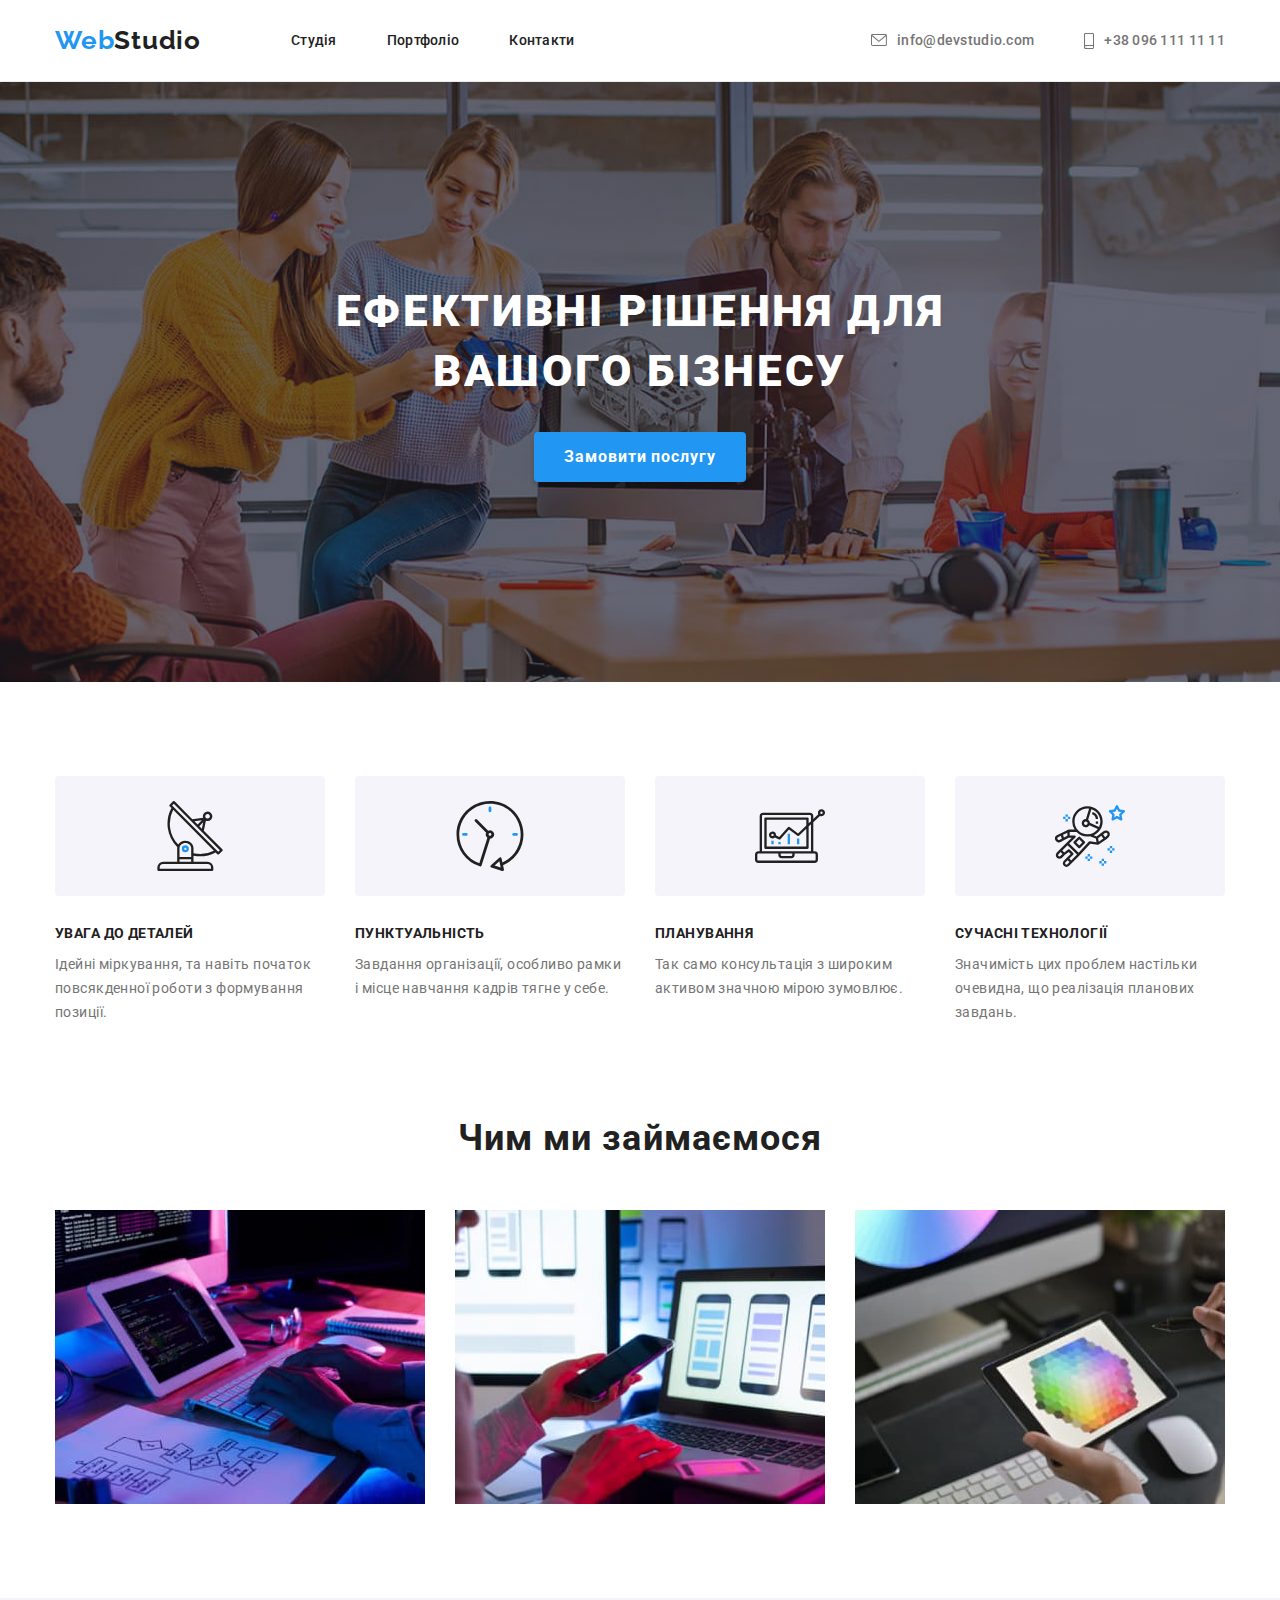
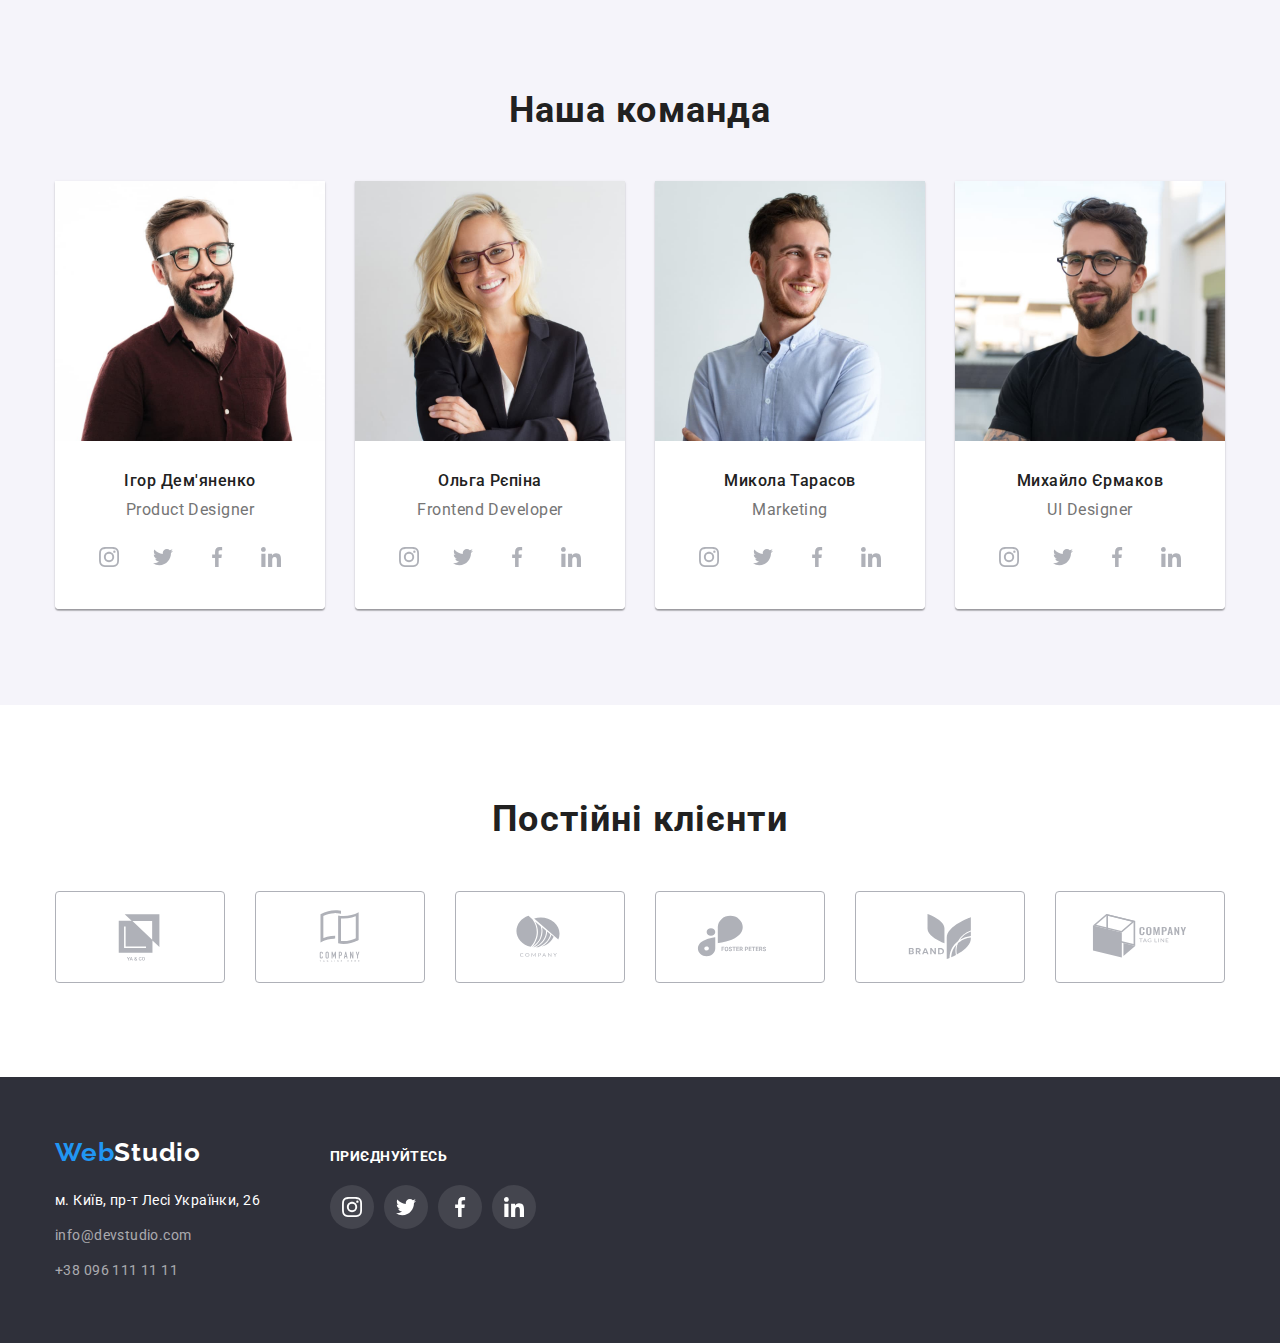
<file: index.html>
<!DOCTYPE html>
<html lang="uk">
  <head>
    <meta charset="UTF-8" />
    <meta http-equiv="X-UA-Compatible" content="IE=edge" />
    <meta name="viewport" content="width=device-width, initial-scale=1.0" />
    <!-- <link
      rel="stylesheet"
      href="node_modules/modern-normalize/modern-normalize.css"
    /> -->
    <link
      rel="stylesheet"
      href="https://cdnjs.cloudflare.com/ajax/libs/modern-normalize/1.1.0/modern-normalize.css"
    />
    <link
      rel="stylesheet"
      href="https://cdnjs.cloudflare.com/ajax/libs/modern-normalize/1.0.0/modern-normalize.min.css"
    />
    <link rel="stylesheet" href="./css/styles.css" />
    <!-- #### -->
    <link rel="preconnect" href="https://fonts.googleapis.com" />
    <link rel="preconnect" href="https://fonts.gstatic.com" crossorigin />
    <link rel="preconnect" href="https://fonts.googleapis.com" />
    <link rel="preconnect" href="https://fonts.gstatic.com" crossorigin />
    <link
      href="https://fonts.googleapis.com/css2?family=Raleway:wght@400;500;700&family=Roboto:wght@400;500;700;900&display=swap"
      rel="stylesheet"
    />
    <link
      rel="shortcut icon"
      href="./images/svg-labels/WebStudio.svg"
      type="image/x-icon"
    />
    <!-- #### -->
    <title>GitHub Tutorial</title>
  </head>
  <body>
    <!-- Шапка сайту -->
    <header class="header">
      <div class="container header-container">
        <nav class="navigation">
          <a href="index.html" lang="en" class="logo">
            Web<span class="header-logo">Studio</span></a
          >
          <ul class="list list-navigation">
            <li class="list-navigation-item">
              <a class="list-navigation-link" href="./index.html">Студія</a>
            </li>
            <li class="list-navigation-item">
              <a class="list-navigation-link" href="./portfolio.html"
                >Портфоліо</a
              >
            </li>
            <li class="list-navigation-item">
              <a class="list-navigation-link" href="#">Контакти</a>
            </li>
          </ul>
        </nav>
        <ul class="list list-contacts">
          <li class="list-contacts-item">
            <a class="list-contacts-link" href="mailto:info@devstudio.com">
              <svg class="link-ico" width="16px" height="12px">
                <use href="./images/svg-labels/icons.svg#icon-envelope"></use>
              </svg>
              <p>info@devstudio.com</p></a
            >
          </li>
          <li class="list-contacts-item">
            <a class="list-contacts-link" href="tel:+380961111111">
              <svg class="link-ico" width="10px" height="16px">
                <use href="./images/svg-labels/icons.svg#icon-smartphone"></use>
              </svg>
              <p>+38 096 111 11 11</p></a
            >
          </li>
        </ul>
      </div>
    </header>
    <!-- Основний контент -->
    <main>
      <!-- шапка основного контенту -->
      <section class="top-content">
        <div class="container">
          <h1 class="top-content-tittle">
            Ефективні рішення для вашого бізнесу
          </h1>
          <button type="button" class="button top-button">
            Замовити послугу
          </button>
        </div>
      </section>
      <!-- Перелік особливостей компанії -->
      <section class="section general-info">
        <div class="container">
          <ul class="list list-info">
            <li class="info-card">
              <div class="info-image">
                <svg class="info-icon">
                  <use href="./images/svg-labels/icons.svg#icon-antenna"></use>
                </svg>
              </div>
              <h3 class="list-header info-card-tittle">Увага до деталей</h3>
              <p class="info-card-content">
                Ідейні міркування, та навіть початок повсякденної роботи з
                формування позиції.
              </p>
            </li>
            <li class="info-card">
              <div class="info-image">
                <svg class="info-icon">
                  <use href="./images/svg-labels/icons.svg#icon-clock"></use>
                </svg>
              </div>
              <h3 class="list-header info-card-tittle">Пунктуальність</h3>
              <p class="info-card-content">
                Завдання організації, особливо рамки і місце навчання кадрів
                тягне у себе.
              </p>
            </li>
            <li class="info-card">
              <div class="info-image">
                <svg class="info-icon">
                  <use href="./images/svg-labels/icons.svg#icon-diagram"></use>
                </svg>
              </div>
              <h3 class="list-header info-card-tittle">Планування</h3>
              <p class="info-card-content">
                Так само консультація з широким активом значною мірою зумовлює.
              </p>
            </li>
            <li class="info-card">
              <div class="info-image">
                <svg class="info-icon">
                  <use
                    href="./images/svg-labels/icons.svg#icon-astronaut"
                  ></use>
                </svg>
              </div>
              <h3 class="list-header info-card-tittle">Сучасні технології</h3>
              <p class="info-card-content">
                Значимість цих проблем настільки очевидна, що реалізація
                планових завдань.
              </p>
            </li>
          </ul>
        </div>
      </section>
      <!-- Перелік стеку компанії -->
      <section class="section steck-company">
        <div class="container">
          <h2 class="section-title steck-header">Чим ми займаємося</h2>

          <ul class="list steck-list">
            <li class="list-section">
              <img
                src="./images/desctop.jpg"
                alt="десктопні додатки"
                width="370"
              />
            </li>
            <li class="list-section">
              <img
                src="./images/mobile.jpg"
                alt="мобільні додатки"
                width="370"
              />
            </li>
            <li class="list-section">
              <img
                src="./images/design.jpg"
                alt="дезайнерські роботи"
                width="370"
              />
            </li>
          </ul>
        </div>
      </section>
      <!-- Дані працівників компанії -->
      <section class="section team-section">
        <div class="container">
          <h2 class="section-title team-header">Наша команда</h2>
          <ul class="list team-list">
            <li class="worker-card">
              <img
                src="./images/worker1.jpg"
                alt="працівник компанії"
                width="300"
              />
              <div class="worker-info">
                <h3 class="worker-info-header">Ігор Дем'яненко</h3>
                <p class="worker-info-content">Product Designer</p>
                <ul class="worker-soc-links">
                  <li class="container-soc-link">
                    <a class="soc-link" href="#">
                      <svg class="worker-link-icon" width="20" height="20">
                        <use
                          href="./images/svg-labels/icons.svg#icon-instagram"
                        ></use>
                      </svg>
                    </a>
                  </li>
                  <li class="container-soc-link">
                    <a class="soc-link" href="#">
                      <svg class="worker-link-icon" width="20" height="20">
                        <use
                          href="./images/svg-labels/icons.svg#icon-twitter"
                        ></use>
                      </svg>
                    </a>
                  </li>
                  <li class="container-soc-link">
                    <a class="soc-link" href="#">
                      <svg class="worker-link-icon" width="20" height="20">
                        <use
                          href="./images/svg-labels/icons.svg#icon-facebook"
                        ></use>
                      </svg>
                    </a>
                  </li>
                  <li class="container-soc-link">
                    <a class="soc-link" href="#">
                      <svg class="worker-link-icon" width="20" height="20">
                        <use
                          href="./images/svg-labels/icons.svg#icon-linkedin"
                        ></use>
                      </svg>
                    </a>
                  </li>
                </ul>
              </div>
            </li>
            <li class="worker-card">
              <img
                src="./images/worker2.jpg"
                alt="працівник компанії"
                width="300"
              />
              <div class="worker-info">
                <h3 class="worker-info-header">Ольга Рєпіна</h3>
                <p class="worker-info-content">Frontend Developer</p>
                <ul class="worker-soc-links">
                  <li class="container-soc-link">
                    <a class="soc-link" href="#">
                      <svg class="worker-link-icon" width="20" height="20">
                        <use
                          href="./images/svg-labels/icons.svg#icon-instagram"
                        ></use>
                      </svg>
                    </a>
                  </li>
                  <li class="container-soc-link">
                    <a class="soc-link" href="#">
                      <svg class="worker-link-icon" width="20" height="20">
                        <use
                          href="./images/svg-labels/icons.svg#icon-twitter"
                        ></use>
                      </svg>
                    </a>
                  </li>
                  <li class="container-soc-link">
                    <a class="soc-link" href="#">
                      <svg class="worker-link-icon" width="20" height="20">
                        <use
                          href="./images/svg-labels/icons.svg#icon-facebook"
                        ></use>
                      </svg>
                    </a>
                  </li>
                  <li class="container-soc-link">
                    <a class="soc-link" href="#">
                      <svg class="worker-link-icon" width="20" height="20">
                        <use
                          href="./images/svg-labels/icons.svg#icon-linkedin"
                        ></use>
                      </svg>
                    </a>
                  </li>
                </ul>
              </div>
            </li>
            <li class="worker-card">
              <img
                src="./images/worker3.jpg"
                alt="працівник компанії"
                width="300"
              />
              <div class="worker-info">
                <h3 class="worker-info-header">Микола Тарасов</h3>
                <p class="worker-info-content">Marketing</p>
                <ul class="worker-soc-links">
                  <li class="container-soc-link">
                    <a class="soc-link" href="#">
                      <svg class="worker-link-icon" width="20" height="20">
                        <use
                          href="./images/svg-labels/icons.svg#icon-instagram"
                        ></use>
                      </svg>
                    </a>
                  </li>
                  <li class="container-soc-link">
                    <a class="soc-link" href="#">
                      <svg class="worker-link-icon" width="20" height="20">
                        <use
                          href="./images/svg-labels/icons.svg#icon-twitter"
                        ></use>
                      </svg>
                    </a>
                  </li>
                  <li class="container-soc-link">
                    <a class="soc-link" href="#">
                      <svg class="worker-link-icon" width="20" height="20">
                        <use
                          href="./images/svg-labels/icons.svg#icon-facebook"
                        ></use>
                      </svg>
                    </a>
                  </li>
                  <li class="container-soc-link">
                    <a class="soc-link" href="#">
                      <svg class="worker-link-icon" width="20" height="20">
                        <use
                          href="./images/svg-labels/icons.svg#icon-linkedin"
                        ></use>
                      </svg>
                    </a>
                  </li>
                </ul>
              </div>
            </li>
            <li class="worker-card">
              <img
                src="./images/worker4.jpg"
                alt="працівник компанії"
                width="300"
              />
              <div class="worker-info">
                <h3 class="worker-info-header">Михайло Єрмаков</h3>
                <p class="worker-info-content">UI Designer</p>
                <ul class="worker-soc-links">
                  <li class="container-soc-link">
                    <a class="soc-link" href="#">
                      <svg class="worker-link-icon" width="20" height="20">
                        <use
                          href="./images/svg-labels/icons.svg#icon-instagram"
                        ></use>
                      </svg>
                    </a>
                  </li>
                  <li class="container-soc-link">
                    <a class="soc-link" href="#">
                      <svg class="worker-link-icon" width="20" height="20">
                        <use
                          href="./images/svg-labels/icons.svg#icon-twitter"
                        ></use>
                      </svg>
                    </a>
                  </li>
                  <li class="container-soc-link">
                    <a class="soc-link" href="#">
                      <svg class="worker-link-icon" width="20" height="20">
                        <use
                          href="./images/svg-labels/icons.svg#icon-facebook"
                        ></use>
                      </svg>
                    </a>
                  </li>
                  <li class="container-soc-link">
                    <a class="soc-link" href="#">
                      <svg class="worker-link-icon" width="20" height="20">
                        <use
                          href="./images/svg-labels/icons.svg#icon-linkedin"
                        ></use>
                      </svg>
                    </a>
                  </li>
                </ul>
              </div>
            </li>
          </ul>
        </div>
      </section>
      <!-- Лінки клієнтів компанії -->
      <section class="reg-customers">
        <div class="container">
          <h2 class="section-title customers-title">Постійні клієнти</h2>
          <ul class="list-link-customers">
            <li class="container-link-customer">
              <a class="link-customer" href="#">
                <svg class="link-customer-icon" width="106" height="60">
                  <use href="./images/svg-labels/icons.svg#icon-Logo"></use>
                </svg>
              </a>
            </li>
            <li class="container-link-customer">
              <a class="link-customer" href="#">
                <svg class="link-customer-icon" width="106" height="60">
                  <use href="./images/svg-labels/icons.svg#icon-Logo-1"></use>
                </svg>
              </a>
            </li>
            <li class="container-link-customer">
              <a class="link-customer" href="#">
                <svg class="link-customer-icon" width="106" height="60">
                  <use href="./images/svg-labels/icons.svg#icon-Logo-2"></use>
                </svg>
              </a>
            </li>
            <li class="container-link-customer">
              <a class="link-customer" href="#">
                <svg class="link-customer-icon" width="106" height="60">
                  <use href="./images/svg-labels/icons.svg#icon-Logo-3"></use>
                </svg>
              </a>
            </li>
            <li class="container-link-customer">
              <a class="link-customer" href="#">
                <svg class="link-customer-icon" width="106" height="60">
                  <use href="./images/svg-labels/icons.svg#icon-Logo-4"></use>
                </svg>
              </a>
            </li>
            <li class="container-link-customer">
              <a class="link-customer" href="#">
                <svg class="link-customer-icon" width="106" height="60">
                  <use href="./images/svg-labels/icons.svg#icon-Logo-5"></use>
                </svg>
              </a>
            </li>
          </ul>
        </div>
      </section>
    </main>
    <!-- Підвал сайту -->
    <footer class="main-footer">
      <div class="container footer-container">
        <!-- <a href="index.html" lang="en" class="logo"
          >Web<span class="botom-logo">Studio</span></a
        > -->
        <address class="block-address">
          <a href="index.html" lang="en" class="logo"
            >Web<span class="botom-logo">Studio</span></a
          >
          <ul class="list footer-contacts">
            <li class="footer-contacts-item">
              <a
                class="footer-content address"
                href="https://goo.gl/maps/BC4n3QJLsoe9X29g8"
                target="_blank"
                >м. Київ, пр-т Лесі Українки, 26</a
              >
            </li>
            <li class="footer-contacts-item">
              <a class="footer-content contact" href="mailto:info@devstudio.com"
                >info@devstudio.com</a
              >
            </li>
            <li class="footer-contacts-item">
              <a class="footer-content contact" href="tel:+380961111111"
                >+38 096 111 11 11</a
              >
            </li>
          </ul>
        </address>
        <!-- ######################################## Links ######################################## -->
        <div class="second-addr-bc">
          <p class="social-links-header">Приєднуйтесь</p>

          <ul class="social-links-container footer-contacts">
            <li class="container-link">
              <a class="social-link" href="https://www.instagram.com">
                <svg class="soc-link-icon" width="20" height="20">
                  <use
                    href="./images/svg-labels/icons.svg#icon-instagram"
                  ></use>
                </svg>
              </a>
            </li>
            <li class="container-link">
              <a class="social-link" href="#">
                <svg class="soc-link-icon" width="20" height="20">
                  <use href="./images/svg-labels/icons.svg#icon-twitter"></use>
                </svg>
              </a>
            </li>
            <li class="container-link">
              <a class="social-link" href="#">
                <svg class="soc-link-icon" width="20" height="20">
                  <use href="./images/svg-labels/icons.svg#icon-facebook"></use>
                </svg>
              </a>
            </li>
            <li class="container-link">
              <a class="social-link" href="#">
                <svg class="soc-link-icon" width="20" height="20">
                  <use href="./images/svg-labels/icons.svg#icon-linkedin"></use>
                </svg>
              </a>
            </li>
          </ul>
        </div>
      </div>
    </footer>
  </body>
</html>
</file>
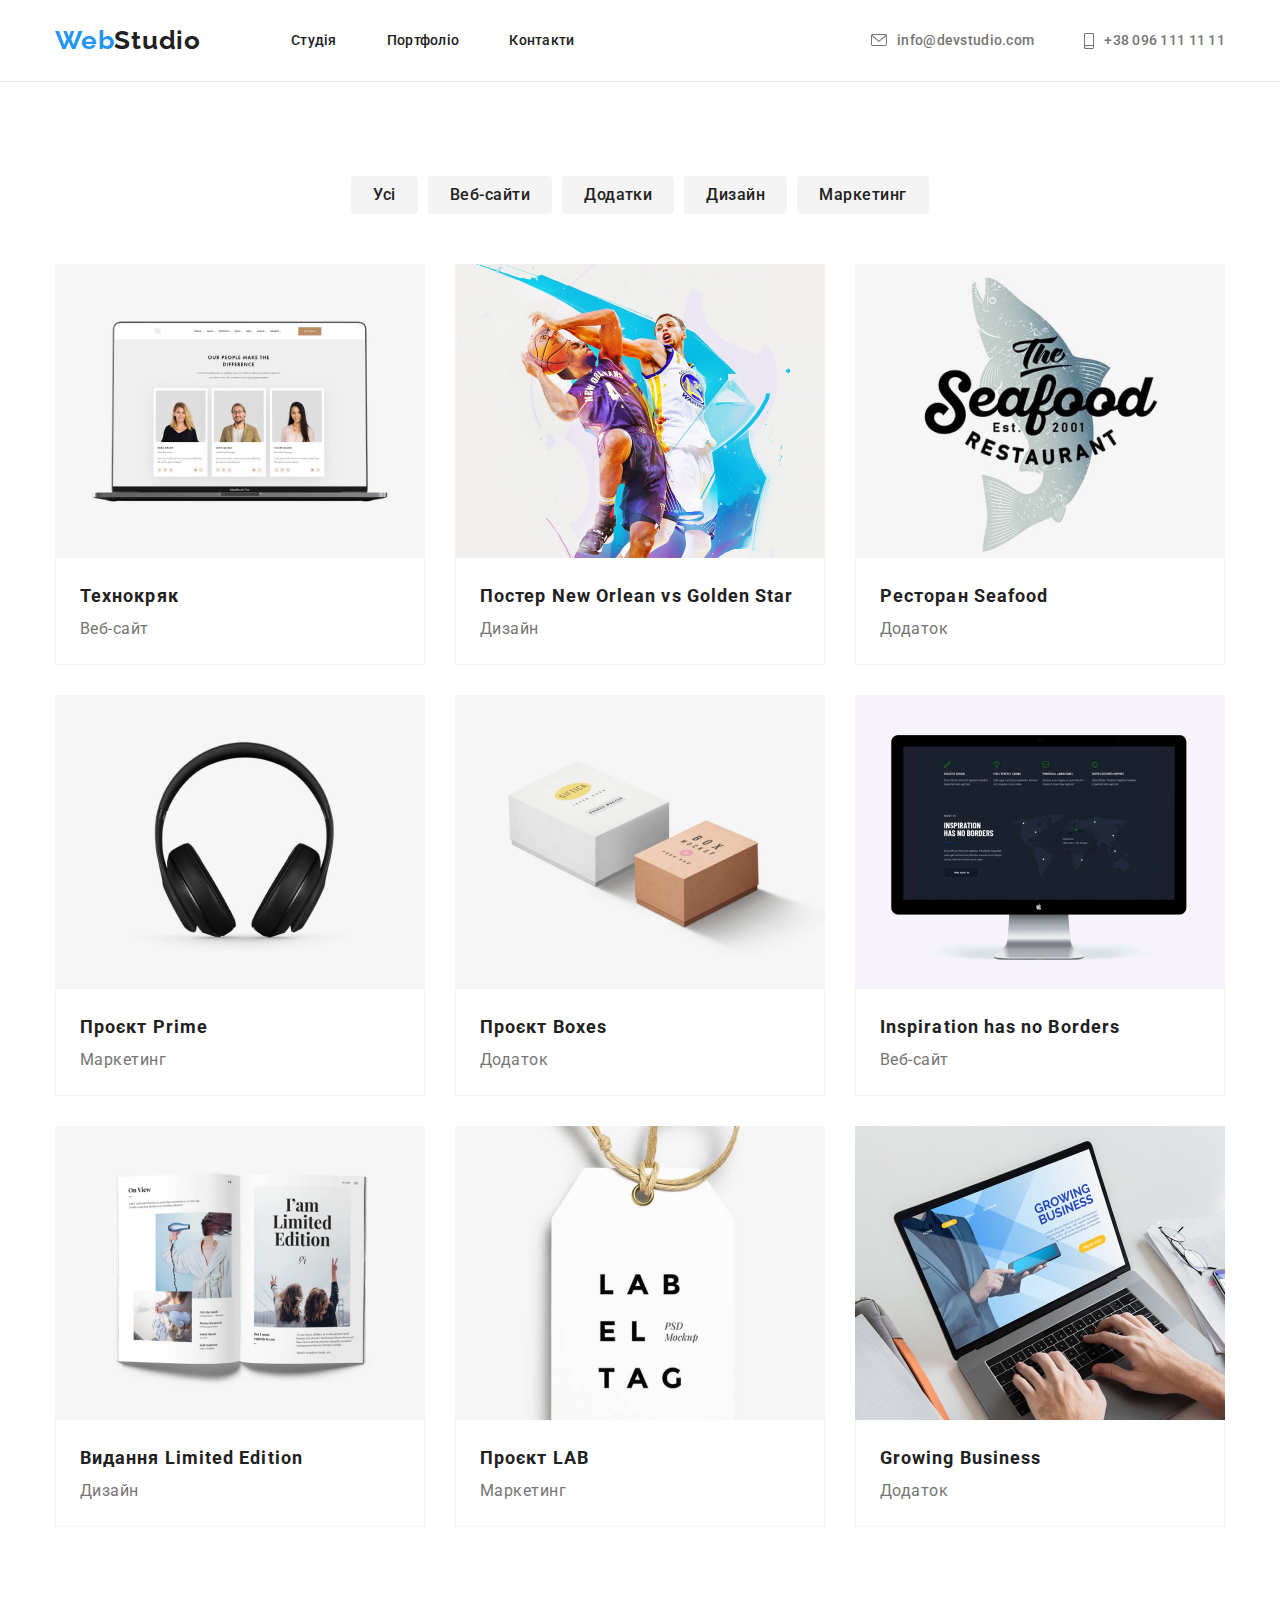
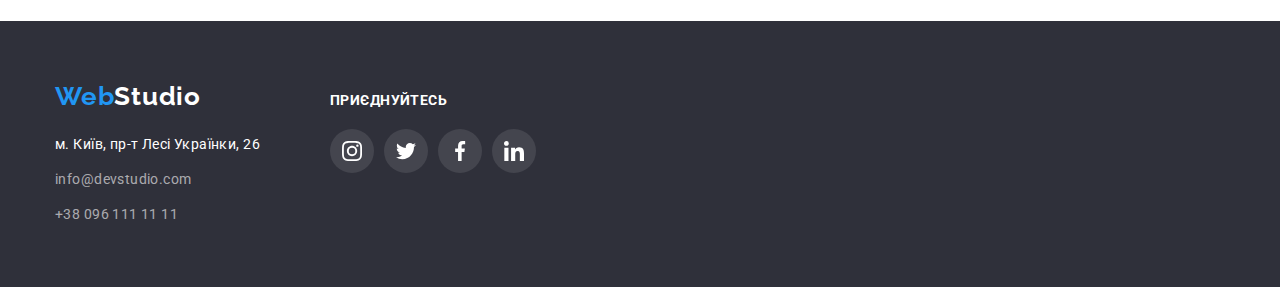
<file: portfolio.html>
<!DOCTYPE html>
<html lang="uk">
  <head>
    <meta charset="UTF-8" />
    <meta http-equiv="X-UA-Compatible" content="IE=edge" />
    <meta name="viewport" content="width=device-width, initial-scale=1.0" />
    <!-- <link
      rel="stylesheet"
      href="node_modules/modern-normalize/modern-normalize.css"
    /> -->
    <link
      rel="stylesheet"
      href="https://cdnjs.cloudflare.com/ajax/libs/modern-normalize/1.1.0/modern-normalize.css"
    />
    <link
      rel="stylesheet"
      href="https://cdnjs.cloudflare.com/ajax/libs/modern-normalize/1.0.0/modern-normalize.min.css"
    />
    <link rel="stylesheet" href="./css/styles.css" />
    <link rel="preconnect" href="https://fonts.googleapis.com" />
    <link rel="preconnect" href="https://fonts.gstatic.com" crossorigin />
    <link rel="preconnect" href="https://fonts.googleapis.com" />
    <link rel="preconnect" href="https://fonts.gstatic.com" crossorigin />
    <link
      href="https://fonts.googleapis.com/css2?family=Raleway:wght@400;500;700&family=Roboto:wght@400;500;700;900&display=swap"
      rel="stylesheet"
    />
    <link
      rel="shortcut icon"
      href="./images/WebStudio.svg"
      type="image/x-icon"
    />
    <title>Portfolio</title>
  </head>
  <body>
    <!-- Шапка сайту -->
    <header class="header">
      <div class="container header-container">
        <nav class="navigation">
          <a href="index.html" lang="en" class="logo">
            Web<span class="header-logo">Studio</span></a
          >
          <ul class="list list-navigation">
            <li class="list-navigation-item">
              <a class="list-navigation-link" href="./index.html">Студія</a>
            </li>
            <li class="list-navigation-item">
              <a class="list-navigation-link" href="./portfolio.html"
                >Портфоліо</a
              >
            </li>
            <li class="list-navigation-item">
              <a class="list-navigation-link" href="#">Контакти</a>
            </li>
          </ul>
        </nav>
        <ul class="list list-contacts">
          <li class="list-contacts-item">
            <a class="list-contacts-link" href="mailto:info@devstudio.com">
              <svg class="link-ico" width="16px" height="12px">
                <use href="./images/svg-labels/icons.svg#icon-envelope"></use>
              </svg>
              <p>info@devstudio.com</p></a
            >
          </li>
          <li class="list-contacts-item">
            <a class="list-contacts-link" href="tel:+380961111111">
              <svg class="link-ico" width="10px" height="16px">
                <use href="./images/svg-labels/icons.svg#icon-smartphone"></use>
              </svg>
              <p>+38 096 111 11 11</p></a
            >
          </li>
        </ul>
      </div>
    </header>
    <!-- Основний контент -->
    <main>
      <section class="section portfolio-content">
        <div class="container">
          <!-- Список кнопок фільтрації -->
          <ul class="list filtration-buttons">
            <li class="filtration-button-element">
              <button type="button" class="button filtration-button">
                Усі
              </button>
            </li>
            <li class="filtration-button-element">
              <button type="button" class="button filtration-button">
                Веб-сайти
              </button>
            </li>
            <li class="filtration-button-element">
              <button type="button" class="button filtration-button">
                Додатки
              </button>
            </li>
            <li class="filtration-button-element">
              <button type="button" class="button filtration-button">
                Дизайн
              </button>
            </li>
            <li class="filtration-button-element">
              <button type="button" class="button filtration-button">
                Маркетинг
              </button>
            </li>
          </ul>
          <!-- Контент для фільтрації -->
          <ul class="list content-cards">
            <li class="content-cards-item">
              <img src="./images/technology.png" alt="ноутбук" width="370" />
              <div class="item-content">
                <h3 class="item-content-header">Технокряк</h3>
                <p class="item-content-description">Веб-сайт</p>
              </div>
            </li>
            <li class="content-cards-item">
              <img
                src="./images/bascetball.png"
                alt="постер з баскетболістами"
                width="370"
              />
              <div class="item-content">
                <h3 class="item-content-header">
                  Постер New Orlean vs Golden Star
                </h3>
                <p class="item-content-description">Дизайн</p>
              </div>
            </li>
            <li class="content-cards-item">
              <img
                src="./images/seafood.png"
                alt="ресторан Seafood"
                width="370"
              />
              <div class="item-content">
                <h3 class="item-content-header">Ресторан Seafood</h3>
                <p class="item-content-description">Додаток</p>
              </div>
            </li>
            <li class="content-cards-item">
              <img src="./images/headphone.png" alt="навушники" width="370" />
              <div class="item-content">
                <h3 class="item-content-header">Проєкт Prime</h3>
                <p class="item-content-description">Маркетинг</p>
              </div>
            </li>
            <li class="content-cards-item">
              <img src="./images/boxes.png" alt="дизайни коробок" width="370" />
              <div class="item-content">
                <h3 class="item-content-header">Проєкт Boxes</h3>
                <p class="item-content-description">Додаток</p>
              </div>
            </li>
            <li class="content-cards-item">
              <img src="./images/macbook.png" alt="аймак дисплей" width="370" />
              <div class="item-content">
                <h3 class="item-content-header">Inspiration has no Borders</h3>
                <p class="item-content-description">Веб-сайт</p>
              </div>
            </li>
            <li class="content-cards-item">
              <!-- <a href="#"></a> -->
              <img src="./images/edition.png" alt="дизайн книг" width="370" />
              <div class="item-content">
                <h3 class="item-content-header">Видання Limited Edition</h3>
                <p class="item-content-description">Дизайн</p>
              </div>
            </li>
            <li class="content-cards-item">
              <img src="./images/label.png" alt="реклама бренду" width="370" />
              <div class="item-content">
                <h3 class="item-content-header">Проєкт LAB</h3>
                <p class="item-content-description">Маркетинг</p>
              </div>
            </li>
            <li class="content-cards-item">
              <img
                src="./images/laptop.png"
                alt="додаток презентація"
                width="370"
              />
              <div class="item-content">
                <h3 class="item-content-header">Growing Business</h3>
                <p class="item-content-description">Додаток</p>
              </div>
            </li>
          </ul>
        </div>
      </section>
      <!-- Шапка основного блоку, фільтрація контенту -->
    </main>
    <!-- Підвал сайту -->
    <footer class="main-footer">
      <div class="container footer-container">
        <address class="block-address">
          <a href="index.html" lang="en" class="logo"
            >Web<span class="botom-logo">Studio</span></a
          >
          <ul class="list footer-contacts">
            <li class="footer-contacts-item">
              <a
                class="footer-content address"
                href="https://goo.gl/maps/BC4n3QJLsoe9X29g8"
                target="_blank"
                >м. Київ, пр-т Лесі Українки, 26</a
              >
            </li>
            <li class="footer-contacts-item">
              <a class="footer-content contact" href="mailto:info@devstudio.com"
                >info@devstudio.com</a
              >
            </li>
            <li class="footer-contacts-item">
              <a class="footer-content contact" href="tel:+380961111111"
                >+38 096 111 11 11</a
              >
            </li>
          </ul>
        </address>
        <div class="second-addr-bc">
          <h3 class="social-links-header">Приєднуйтесь</h3>

          <ul class="social-links-container footer-contacts">
            <li class="container-link">
              <a class="social-link" href="https://www.instagram.com">
                <svg class="soc-link-icon" width="20" height="20">
                  <use
                    href="./images/svg-labels/icons.svg#icon-instagram"
                  ></use>
                </svg>
              </a>
            </li>
            <li class="container-link">
              <a class="social-link" href="#">
                <svg class="soc-link-icon" width="20" height="20">
                  <use href="./images/svg-labels/icons.svg#icon-twitter"></use>
                </svg>
              </a>
            </li>
            <li class="container-link">
              <a class="social-link" href="#">
                <svg class="soc-link-icon" width="20" height="20">
                  <use href="./images/svg-labels/icons.svg#icon-facebook"></use>
                </svg>
              </a>
            </li>
            <li class="container-link">
              <a class="social-link" href="#">
                <svg class="soc-link-icon" width="20" height="20">
                  <use href="./images/svg-labels/icons.svg#icon-linkedin"></use>
                </svg>
              </a>
            </li>
          </ul>
        </div>
      </div>
    </footer>
  </body>
</html>
</file>
<file: css/styles.css>
:root {
  --logo-color: #2196f3;
  --hover-link-color: #2196f3;
  --background-button-color: #2196f3;

  --first-main-color: #757575;
  --second-main-color: #212121;
  --third-main-color: #ffffff;
  --background-block-color: #2f303a;
}
/* -------------------- Загальні стилі для контенту -------------------- */
* {
  margin: 0;
  padding: 0;
  list-style: none;
  box-sizing: border-box;
}
body {
  font-family: "Roboto", "Raleway", sans-serif;
  color: var(--first-main-color);
  letter-spacing: 0.03em;
  font-size: 14px;
}
img {
  display: block;
}
/* -------------------- Загальні стилі кнопок -------------------- */
.button {
  cursor: pointer;
  font-family: inherit;
}
.container {
  max-width: 1200px;
  margin: 0 auto;
  padding: 0 15px;
}
/* -------------------------------------------------------------------- */
/* ==================================================================== */

/* -------------------- Шапка сайту -------------------- */
.header {
  padding: 25px 0;
  border-bottom: 1px solid #ececec;
}
.header-container {
  display: flex;
  justify-content: space-between;
}
.navigation {
  display: flex;
}
/* -------------------- Оформлення Лого ---------------- */
/* ##################################################### */
.logo {
  font-family: "Raleway", sans-serif;
  font-style: normal;
  text-decoration: none;
  font-weight: 700;
  font-size: 26px;
  line-height: calc(31 / 26);
  letter-spacing: 0.03em;
  color: var(--logo-color);
}
.logo .header-logo {
  color: var(--second-main-color, #212121);
}
/* #################################################### */

/* -------------------- Стилі списків заголовку ---------- */
.list-navigation {
  display: flex;
  align-items: center;
  gap: 50px;
  margin-left: 90px;
  /* border: 1px solid dodgerblue; */
}
.list-navigation .list-navigation-link {
  text-decoration: none;
  font-weight: 500;
  line-height: 1.14;
  letter-spacing: 0.02em;
  color: var(--second-main-color);
}
.list-navigation .list-navigation-link:hover,
.list-navigation .list-navigation-link:focus {
  color: var(--hover-link-color, red);
}
.list-contacts {
  display: flex;
  align-items: center;
  gap: 50px;
  /* outline: 1px solid red; */
}

.list-contacts .list-contacts-link {
  display: flex;
  align-items: center;
  gap: 10px;
  text-decoration: none;
  font-weight: 500;
  line-height: 1.14;
  letter-spacing: 0.02em;
  color: var(--first-main-color);
}
.link-ico {
  /* display: block; */
  fill: currentColor;
}
.list-contacts .list-contacts-link:hover,
.list-contacts .list-contacts-link:focus {
  color: var(--hover-link-color, red);
  fill: var(--hover-link-color, red);
}
/* -------------------- Контент головної сторінки ---------- */
/* -------------------- Основний контент main ---------- */
.top-content {
  margin: 0 auto;
  padding: 200px 0;
  max-width: 1600px;
  text-align: center;
  /* background-color: var(--background-block-color, rgba(118, 1, 1, 0.979)); */
  background-image: linear-gradient(
      rgba(47, 48, 58, 0.4),
      rgba(47, 48, 58, 0.4)
    ),
    url(../images/team.jpg);
  background-repeat: no-repeat;
  background-position: center;
  /* background-size: 1600px 100%; */
}
.top-content-tittle {
  max-width: 695px;
  margin: 0 auto;
  margin-bottom: 30px;
  font-weight: 900;
  font-size: 44px;
  line-height: 1.36;
  letter-spacing: 0.06em;
  text-transform: uppercase;
  color: var(--third-main-color, #000);
}
.top-button {
  padding: 10px 30px;
  border: none;
  box-shadow: 0px 4px 4px rgba(0, 0, 0, 0.15);
  border-radius: 4px;
  background: var(--background-button-color, red);

  font-weight: 700;
  font-size: 16px;
  line-height: 1.88;
  align-items: center;
  text-align: center;
  letter-spacing: 0.06em;
  color: var(--third-main-color);
}
.top-button:hover,
.top-button:focus {
  background: #188ce8;
}
/* -------------------- Перелік особливостей компанії ---------- */
.section {
  padding: 94px 0;
}
.list-info {
  display: flex;
  gap: 30px;
}
.info-card {
  /* <li> */
  max-width: 270px;
  flex-basis: calc((100% - 90px) / 4);
}
.info-image {
  height: 120px;
  background: #f5f4fa;
  border-radius: 4px;
  display: flex;
  align-items: center;
  justify-content: center;
  margin-bottom: 30px;
}
.info-icon {
  width: 70px;
  height: 70px;
}

.info-card-tittle {
  font-weight: 700;
  font-size: 14px;
  line-height: 1.14;
  letter-spacing: 0.03em;
  text-transform: uppercase;
  margin-bottom: 10px;
  color: var(--second-main-color);
}
.info-card-content {
  line-height: 1.72;
  color: var(--first-main-color);
}
/* -------------------- Перелік стеку компанії ---------- */

.steck-company {
  padding-top: 0;
}
/* --------------- Загальні стилі заголовків секцій ----- */
.section-title {
  font-weight: 700;
  font-size: 36px;
  line-height: 1.16;
  text-align: center;
  letter-spacing: 0.03em;
  margin-bottom: 50px;
  color: var(--second-main-color);
}
/* ------------------------------------------------------------ */
.steck-list {
  display: flex;
  gap: 30px;
}
.list-section {
  /* <li> */
  max-width: 370px;
  flex-basis: calc((100% - 60px) / 3);
}
.steck-list .list-section img {
  width: 100%;
}
/* -------------------- Дані працівників компанії ---------- */

.team-section {
  padding-top: 92px;
  padding-bottom: 96px;
  background: #f5f4fa;
}

.team-section .team-list {
  display: flex;
  gap: 30px;
  /* background-color: var(--third-main-color); */
}
.team-list .worker-card {
  /* <li> */
  max-width: 270px;
  flex-basis: calc((100% - 90px) / 4);
  box-shadow: 0px 1px 3px rgba(0, 0, 0, 0.12), 0px 1px 1px rgba(0, 0, 0, 0.14),
    0px 2px 1px rgba(0, 0, 0, 0.2);
  border-radius: 0px 0px 4px 4px;
}
.team-list .worker-card img {
  width: 100%;
}
.worker-info {
  padding: 30px 32px;
  background: var(--third-main-color);
  border-radius: 0px 0px 4px 4px;
  /* outline: 1px solid var(--background-button-color); */
}
.worker-info .worker-info-header {
  text-align: center;
  font-weight: 500;
  font-size: 16px;
  line-height: 1.19;
  letter-spacing: 0.03em;
  color: var(--second-main-color);
  margin-bottom: 10px;
}
.worker-info .worker-info-content {
  font-size: 16px;
  line-height: 1.19;
  text-align: center;
  letter-spacing: 0.03em;
  color: var(--first-main-color);
  margin-bottom: 16px;
}
/* -------------------- Стилі соціальних лінків працівників ---------- */

.worker-soc-links {
  /* outline: 2px solid teal; */
  display: flex;
  justify-content: center;
  gap: 10px;
}
.worker-soc-links .container-soc-link {
  /* <li> */
  height: 44px;
  flex-basis: calc((100% - 30px) / 4);
  /* outline: 1px solid hotpink; */
}
.container-soc-link .soc-link {
  display: inline-block;
  border-radius: 50%;
  width: 100%;
  height: 100%;
  display: flex;
  align-items: center;
  justify-content: center;
  color: #afb1b8;
}
.worker-link-icon {
  fill: currentColor;
}
.container-soc-link .soc-link:hover,
.container-soc-link .soc-link:focus {
  /* color: #fff; */
  background-color: var(--hover-link-color);
}
.container-soc-link .soc-link:hover .worker-link-icon,
.container-soc-link .soc-link:focus .worker-link-icon {
  fill: var(--third-main-color);
}
/* -------------------- Стилі лінків клієнтів компанії  ---------- */
.reg-customers {
  padding: 94px 0;
  /* border: 1px solid red; */
}
.list-link-customers {
  display: flex;
  justify-content: center;
  gap: 30px;
}
.container-link-customer {
  height: 92px;
  flex-basis: calc((100% - 150px) / 6);
}
.container-link-customer .link-customer {
  display: inline-block;
  width: 100%;
  height: 100%;
  display: flex;
  align-items: center;
  justify-content: center;
  border: 1px solid #afb1b8;
  border-radius: 4px;
}
.link-customer-icon {
  fill: #afb1b8;
}
.container-link-customer .link-customer:hover,
.container-link-customer .link-customer:focus {
  border: 1px solid var(--hover-link-color);
}
.container-link-customer .link-customer:hover .link-customer-icon,
.container-link-customer .link-customer:focus .link-customer-icon {
  fill: var(--hover-link-color);
}
/* ################################################### */
/* ---------- Контент зі сторінки Портфоліо ---------- */
/* ################################################### */

.filtration-buttons {
  display: flex;
  justify-content: center;
  gap: 10px;
  margin-bottom: 50px;
}
.filtration-button {
  border: none;
  background: #f5f4f4;
  border-radius: 4px;
  padding: 6px 22px;

  font-weight: 500;
  font-size: 16px;
  line-height: 1.62;
  text-align: center;
  letter-spacing: 0.03em;
  color: var(--second-main-color);
}
.filtration-button:hover,
.filtration-button:focus {
  color: var(--third-main-color);
  background: #2196f3;
  box-shadow: 0px 3px 1px rgba(0, 0, 0, 0.1), 0px 1px 2px rgba(0, 0, 0, 0.08),
    0px 2px 2px rgba(0, 0, 0, 0.12);
  border-radius: 4px;
}
.content-cards {
  display: flex;
  flex-wrap: wrap;
  gap: 30px;
}
.content-cards-item {
  /* <li> */
  max-width: 370px;
  flex-basis: calc((100% - 60px) / 3);
  /* flex-grow: 1; */
}
.content-cards-item:hover {
  box-shadow: 0px 1px 1px rgba(0, 0, 0, 0.12), 0px 4px 4px rgba(0, 0, 0, 0.06),
    1px 4px 6px rgba(0, 0, 0, 0.16);
}

.content-cards-item > img {
  width: 100%;
}
.content-cards-item .item-content {
  padding: 20px 24px;
  border-right: 1px solid #f2f2f2;
  border-left: 1px solid #f2f2f2;
  border-bottom: 1px solid #f2f2f2;
}
.content-cards-item .item-content .item-content-header {
  font-weight: 700;
  font-size: 18px;
  line-height: 2;
  letter-spacing: 0.06em;
  color: var(--second-main-color);
}
.content-cards-item .item-content .item-content-description {
  font-size: 16px;
  line-height: 1.88;
  letter-spacing: 0.03em;
  color: var(--first-main-color);
}
/* ################################### */
/* ---------- Футер контент ---------- */
/* ################################### */
.main-footer {
  background: var(--background-block-color);
  padding: 60px 0;
}
/* ----------- Контейнер якому задав загальний параметр для футера ----------- */
.footer-container {
  /* outline: 1px solid var(--background-button-color); */
  display: flex;
  align-items: baseline;
}
.botom-logo {
  color: var(--third-main-color);
}
.block-address {
  /* outline: 1px solid turquoise; */
  margin-right: 70px;
}
/* ----------------------------------------------------------- */
/* ------------ Загальні параметри списків футера ------------ */

.footer-contacts {
  margin-top: 20px;
}
/* -------------------------- */
.footer-contacts .footer-contacts-item {
  /* <li> */
  line-height: 1.72;
  margin-bottom: 10px;
}
.footer-contacts .footer-contacts-item:last-child {
  margin-bottom: 0;
}
.footer-contacts .footer-content {
  text-decoration: none;
  font-style: normal;
  line-height: 1.71;
  letter-spacing: 0.03em;
  color: var(--third-main-color);
}
.footer-contacts .contact {
  color: rgba(255, 255, 255, 0.6);
}
/* .second-addr-bc {
  outline: 1px solid rgb(102, 0, 255);
} */
/* ----------- Social links styles ----------- */
.social-links-header {
  font-size: inherit;
  font-weight: 700;
  line-height: 1.14;
  letter-spacing: 0.03em;
  text-transform: uppercase;
  color: var(--third-main-color);
  /* outline: 1px solid greenyellow; */
}
.social-links-container {
  display: flex;
  justify-content: center;
  gap: 10px;
}
.social-links-container .container-link {
  width: 44px;
  height: 44px;
}
.container-link .social-link {
  width: 100%;
  height: 100%;
  border-radius: 50%;
  display: inline-block;
  background-color: rgba(255, 255, 255, 0.1);
  display: flex;
  align-items: center; /* центрування по вертикалі */
  justify-content: center; /* центрування по горизонталі */
  color: var(--third-main-color);
}
.social-link .soc-link-icon {
  fill: currentColor;
}
.container-link .social-link:hover,
.container-link .social-link:focus {
  background-color: var(--hover-link-color);
}
</file>
